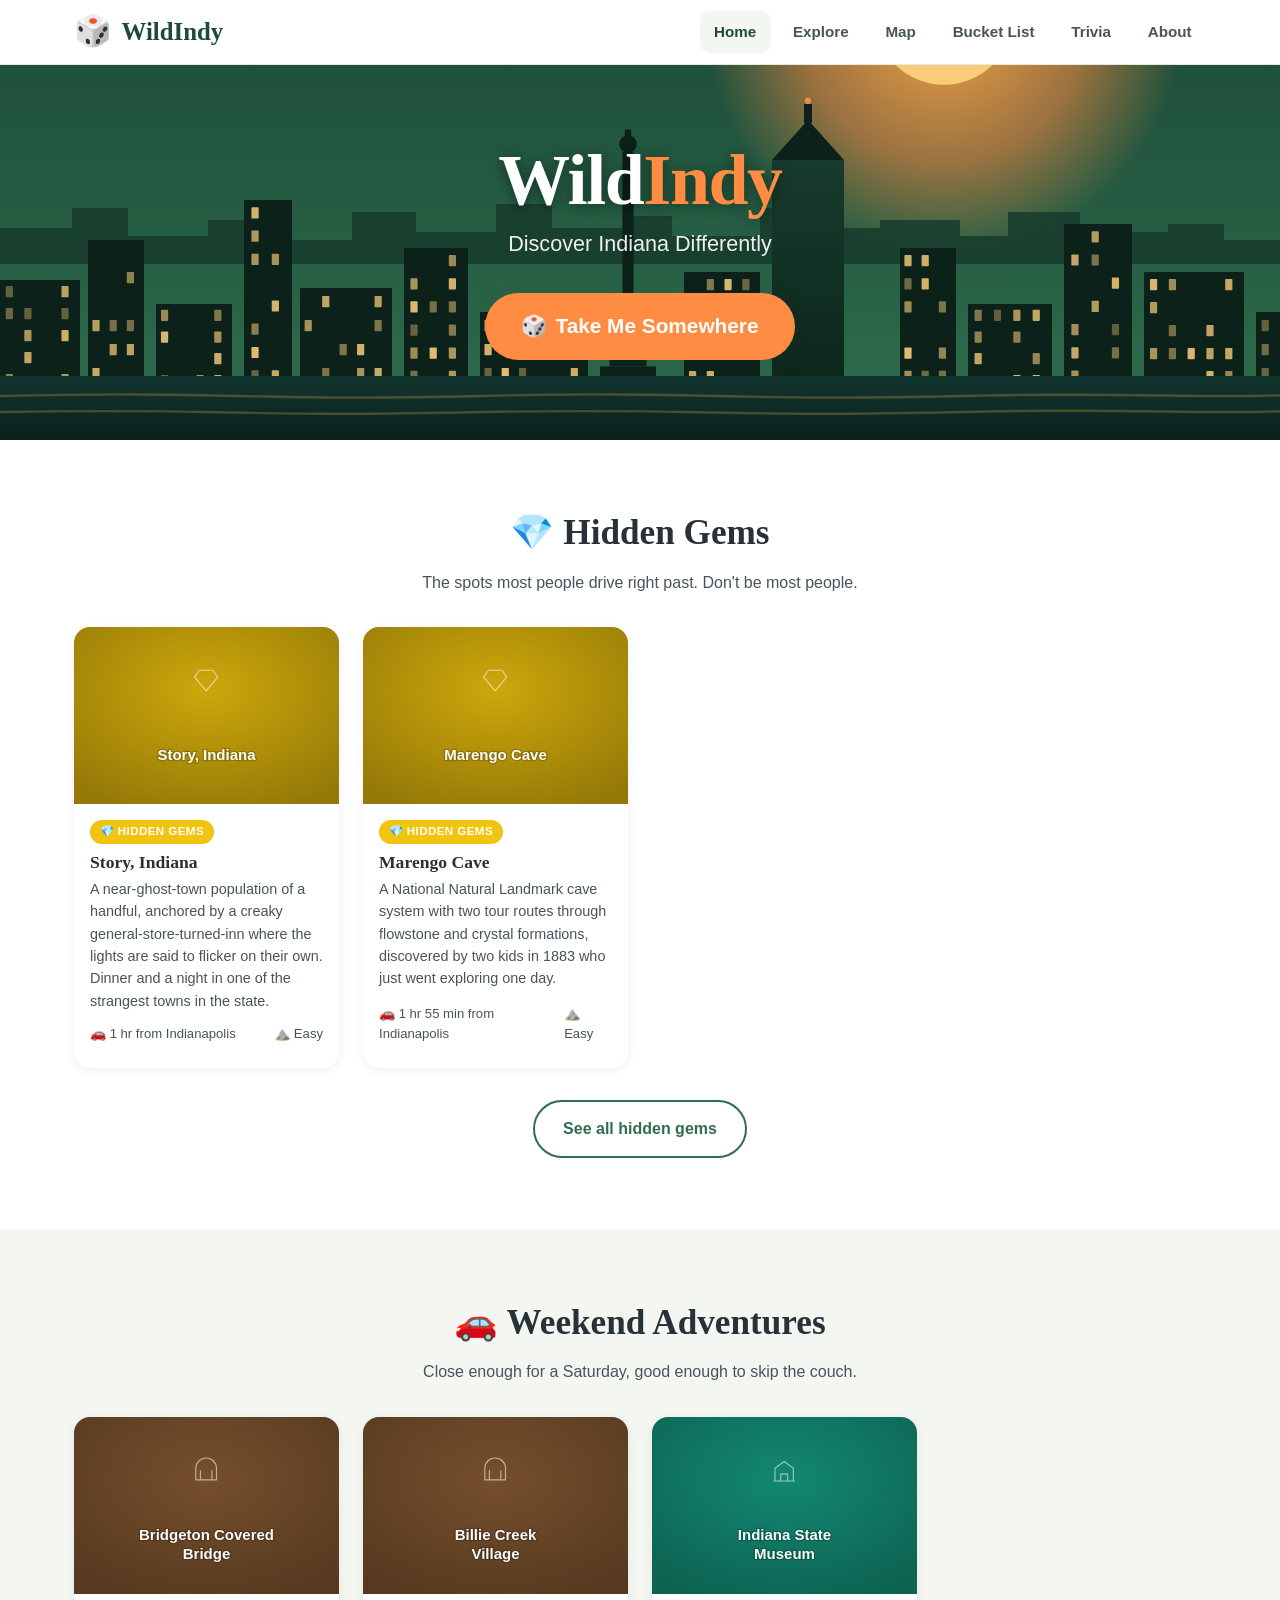
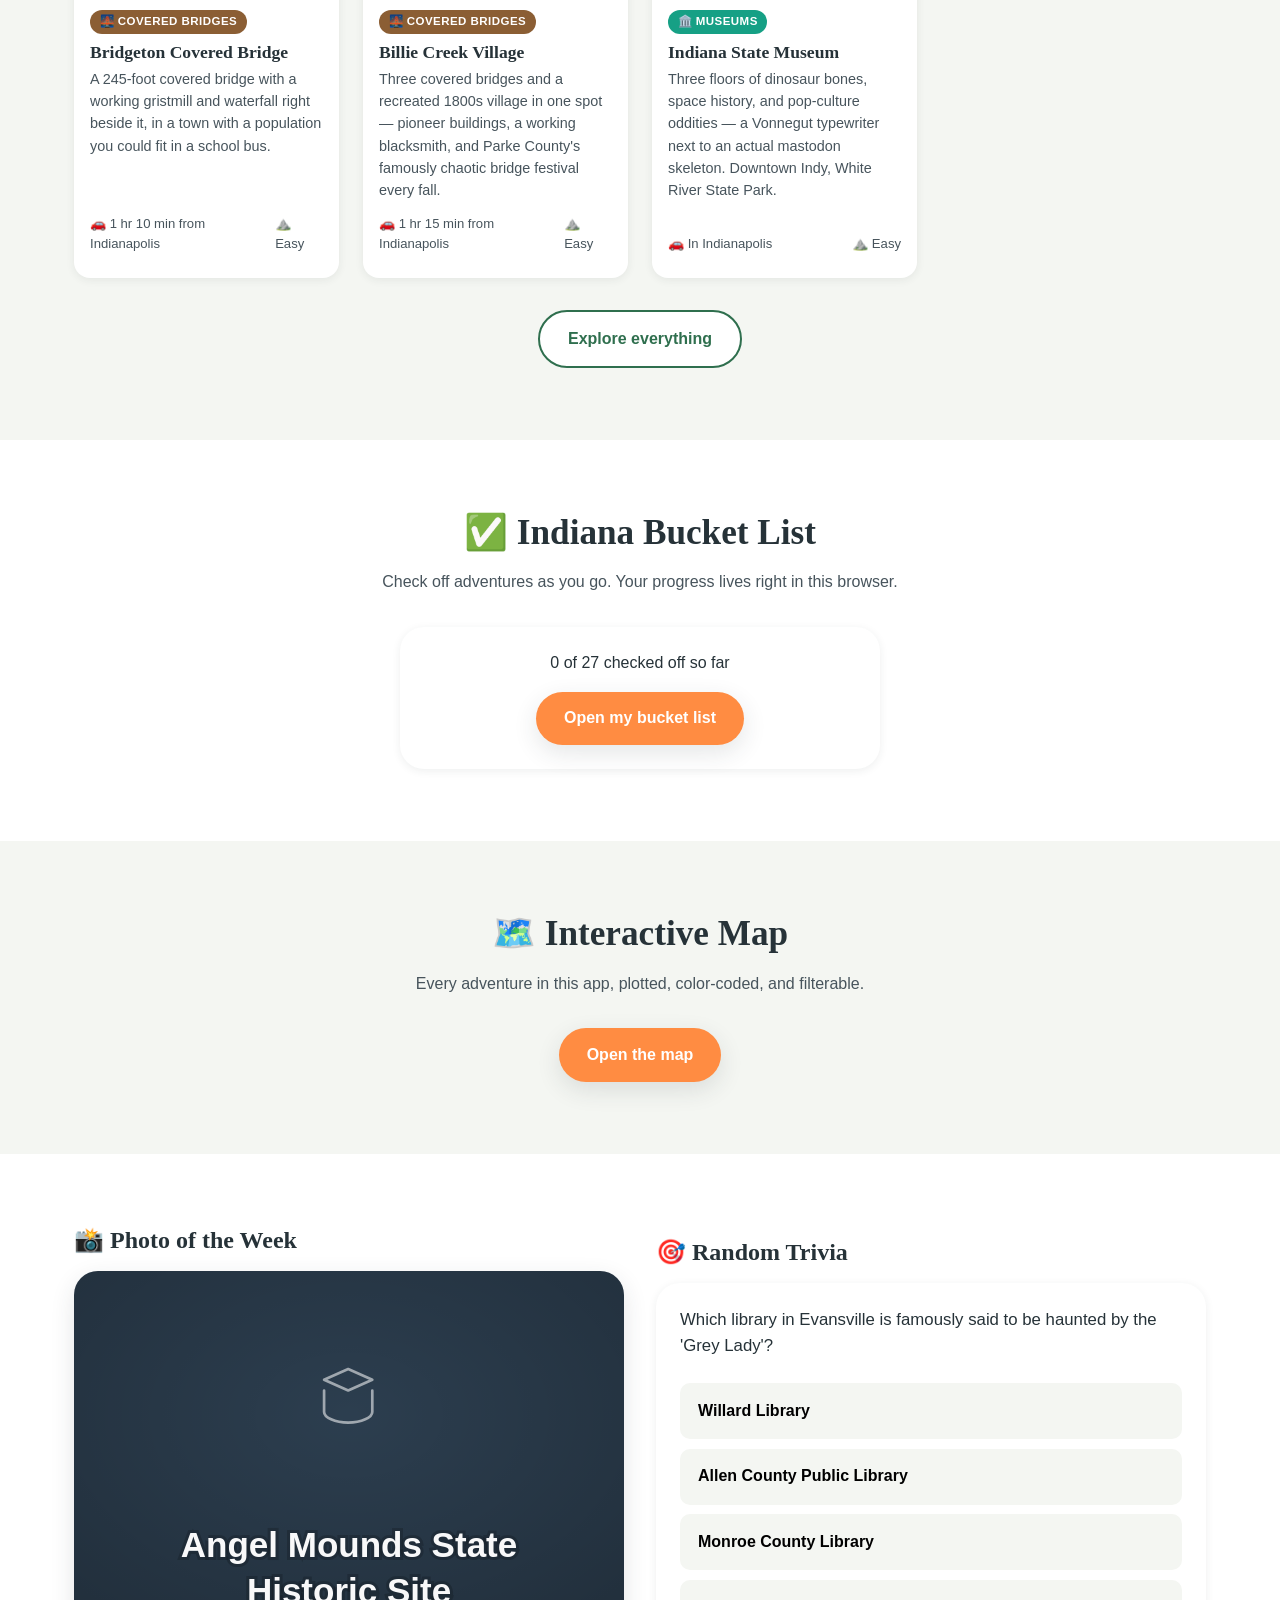
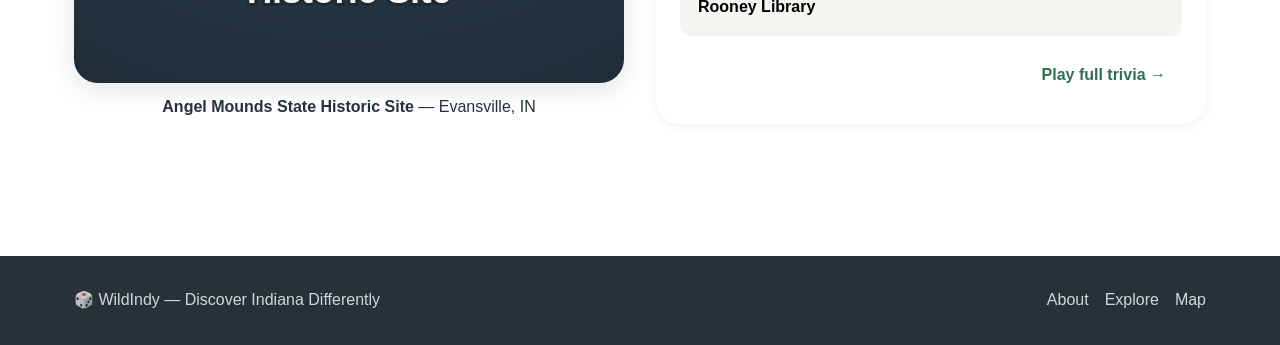
<file: index.html>
<!DOCTYPE html>
<html lang="en">
<head>
  <meta charset="UTF-8">
  <meta name="viewport" content="width=device-width, initial-scale=1.0">
  <title>WildIndy — Discover Indiana Differently</title>
  <meta name="description" content="WildIndy is your button for unexpected Indiana adventures — waterfalls, ghost towns, covered bridges, and roadside oddities. Press Take Me Somewhere and go.">
  <link rel="icon" type="image/svg+xml" href="images/favicon.svg">
  <link rel="stylesheet" href="css/styles.css">
</head>
<body data-nav="index.html">
  <a class="skip-link" href="#main">Skip to content</a>
  <header id="site-nav" class="site-nav"></header>

  <main id="main">
    <section class="hero">
      <img class="hero-bg" src="images/hero/home-hero.svg" alt="" role="presentation">
      <div class="hero-overlay">
        <h1 class="hero-logo">Wild<span class="wild">Indy</span></h1>
        <p class="hero-tagline">Discover Indiana Differently</p>
        <button class="btn btn-primary btn-lg dice-btn" id="btn-random" type="button">
          <span class="dice-emoji">🎲</span> Take Me Somewhere
        </button>
        <div class="result-card" id="random-result" aria-live="polite"></div>
      </div>
    </section>

    <section class="section">
      <div class="container">
        <div class="section-head fade-in">
          <h2>💎 Hidden Gems</h2>
          <p>The spots most people drive right past. Don't be most people.</p>
        </div>
        <ul class="card-grid" id="hidden-gems-grid"></ul>
        <div class="section-foot">
          <a class="btn btn-secondary" href="pages/explore.html?category=hidden-gems">See all hidden gems</a>
        </div>
      </div>
    </section>

    <section class="section section-alt">
      <div class="container">
        <div class="section-head fade-in">
          <h2>🚗 Weekend Adventures</h2>
          <p>Close enough for a Saturday, good enough to skip the couch.</p>
        </div>
        <ul class="card-grid" id="weekend-grid"></ul>
        <div class="section-foot">
          <a class="btn btn-secondary" href="pages/explore.html">Explore everything</a>
        </div>
      </div>
    </section>

    <section class="section">
      <div class="container">
        <div class="section-head fade-in">
          <h2>✅ Indiana Bucket List</h2>
          <p>Check off adventures as you go. Your progress lives right in this browser.</p>
        </div>
        <div class="teaser-card fade-in text-center" id="bucket-teaser" style="max-width:480px; margin:0 auto;">
          <p class="teaser-count">Loading your progress&hellip;</p>
          <a class="btn btn-primary" href="pages/bucket-list.html">Open my bucket list</a>
        </div>
      </div>
    </section>

    <section class="section section-alt">
      <div class="container text-center">
        <div class="section-head fade-in">
          <h2>🗺️ Interactive Map</h2>
          <p>Every adventure in this app, plotted, color-coded, and filterable.</p>
        </div>
        <a class="btn btn-primary" href="pages/map.html">Open the map</a>
      </div>
    </section>

    <section class="section">
      <div class="container two-col">
        <div class="photo-of-week fade-in">
          <h2>📸 Photo of the Week</h2>
          <div id="photo-of-week"></div>
        </div>
        <div class="fade-in" id="home-trivia">
          <h2>🎯 Random Trivia</h2>
          <div class="teaser-card">
            <p class="trivia-question" id="home-trivia-question" style="font-size:1.05rem;"></p>
            <div class="trivia-choices" id="home-trivia-choices"></div>
            <div class="trivia-next" style="margin-top:1rem;">
              <a class="btn btn-ghost" href="pages/trivia.html">Play full trivia &rarr;</a>
            </div>
          </div>
        </div>
      </div>
    </section>
  </main>

  <footer id="site-footer" class="site-footer"></footer>

  <script src="js/app.js"></script>
  <script src="js/random.js"></script>
  <script src="js/home.js"></script>
</body>
</html>
</file>
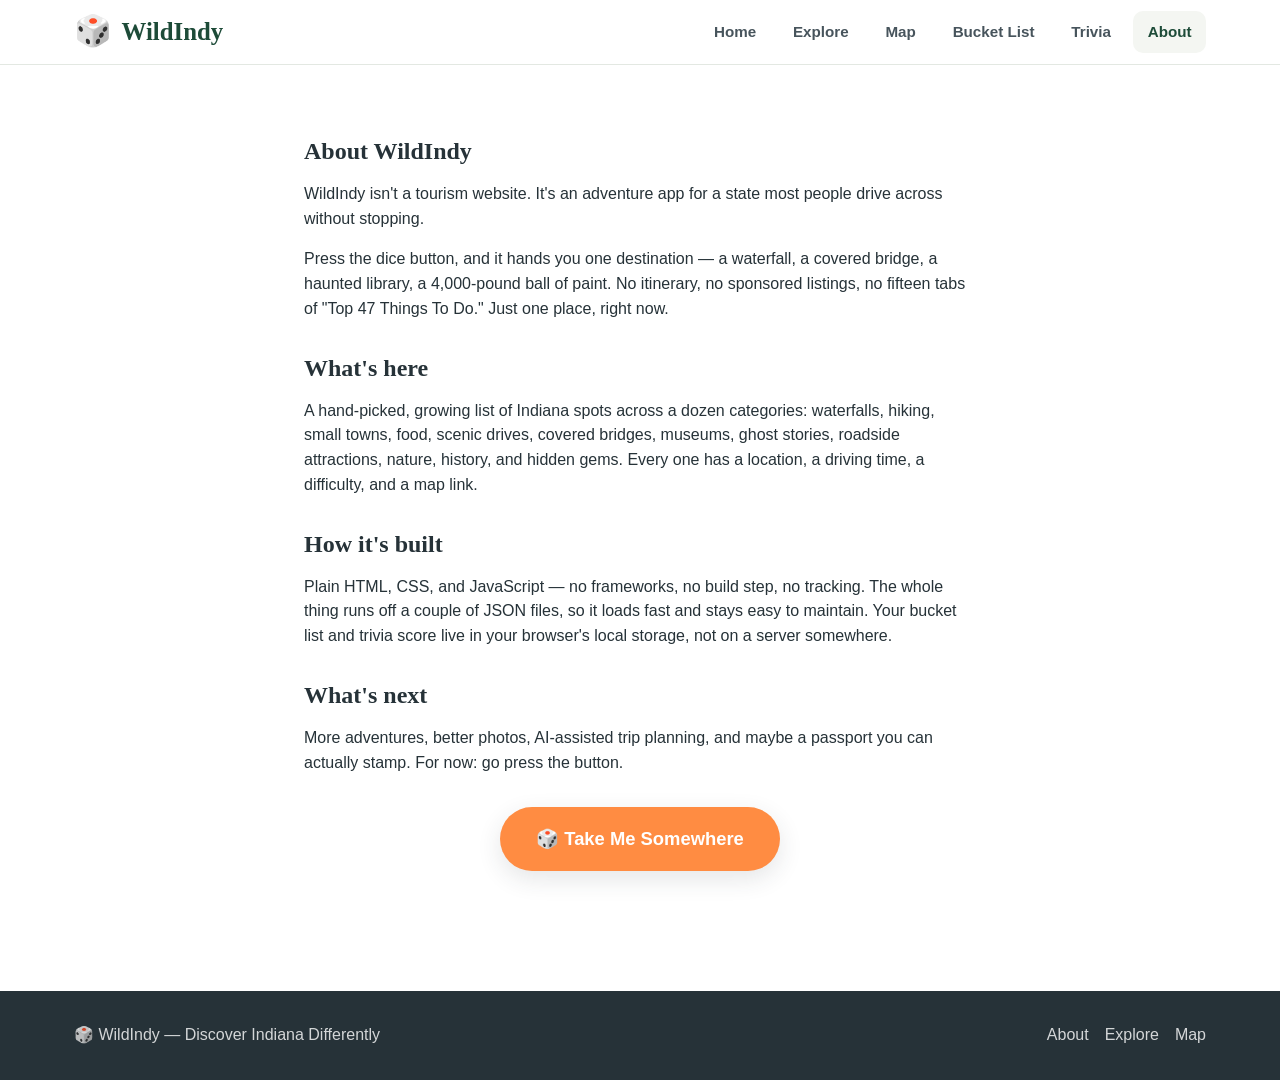
<file: pages/about.html>
<!DOCTYPE html>
<html lang="en">
<head>
  <meta charset="UTF-8">
  <meta name="viewport" content="width=device-width, initial-scale=1.0">
  <title>About — WildIndy</title>
  <meta name="description" content="WildIndy is a button, not a brochure. Learn what this site is (and isn't).">
  <link rel="icon" type="image/svg+xml" href="../images/favicon.svg">
  <link rel="stylesheet" href="../css/styles.css">
</head>
<body data-nav="about.html">
  <a class="skip-link" href="#main">Skip to content</a>
  <header id="site-nav" class="site-nav"></header>

  <main id="main">
    <section class="section">
      <div class="container about-content">
        <h1>About WildIndy</h1>
        <p>WildIndy isn't a tourism website. It's an adventure app for a state most people drive across without stopping.</p>

        <p>Press the dice button, and it hands you one destination &mdash; a waterfall, a covered bridge, a haunted library, a 4,000-pound ball of paint. No itinerary, no sponsored listings, no fifteen tabs of "Top 47 Things To Do." Just one place, right now.</p>

        <h2>What's here</h2>
        <p>A hand-picked, growing list of Indiana spots across a dozen categories: waterfalls, hiking, small towns, food, scenic drives, covered bridges, museums, ghost stories, roadside attractions, nature, history, and hidden gems. Every one has a location, a driving time, a difficulty, and a map link.</p>

        <h2>How it's built</h2>
        <p>Plain HTML, CSS, and JavaScript &mdash; no frameworks, no build step, no tracking. The whole thing runs off a couple of JSON files, so it loads fast and stays easy to maintain. Your bucket list and trivia score live in your browser's local storage, not on a server somewhere.</p>

        <h2>What's next</h2>
        <p>More adventures, better photos, AI-assisted trip planning, and maybe a passport you can actually stamp. For now: go press the button.</p>

        <div class="text-center" style="margin-top: var(--space-4);">
          <a class="btn btn-primary btn-lg" href="../index.html#main">🎲 Take Me Somewhere</a>
        </div>
      </div>
    </section>
  </main>

  <footer id="site-footer" class="site-footer"></footer>

  <script src="../js/app.js"></script>
</body>
</html>
</file>
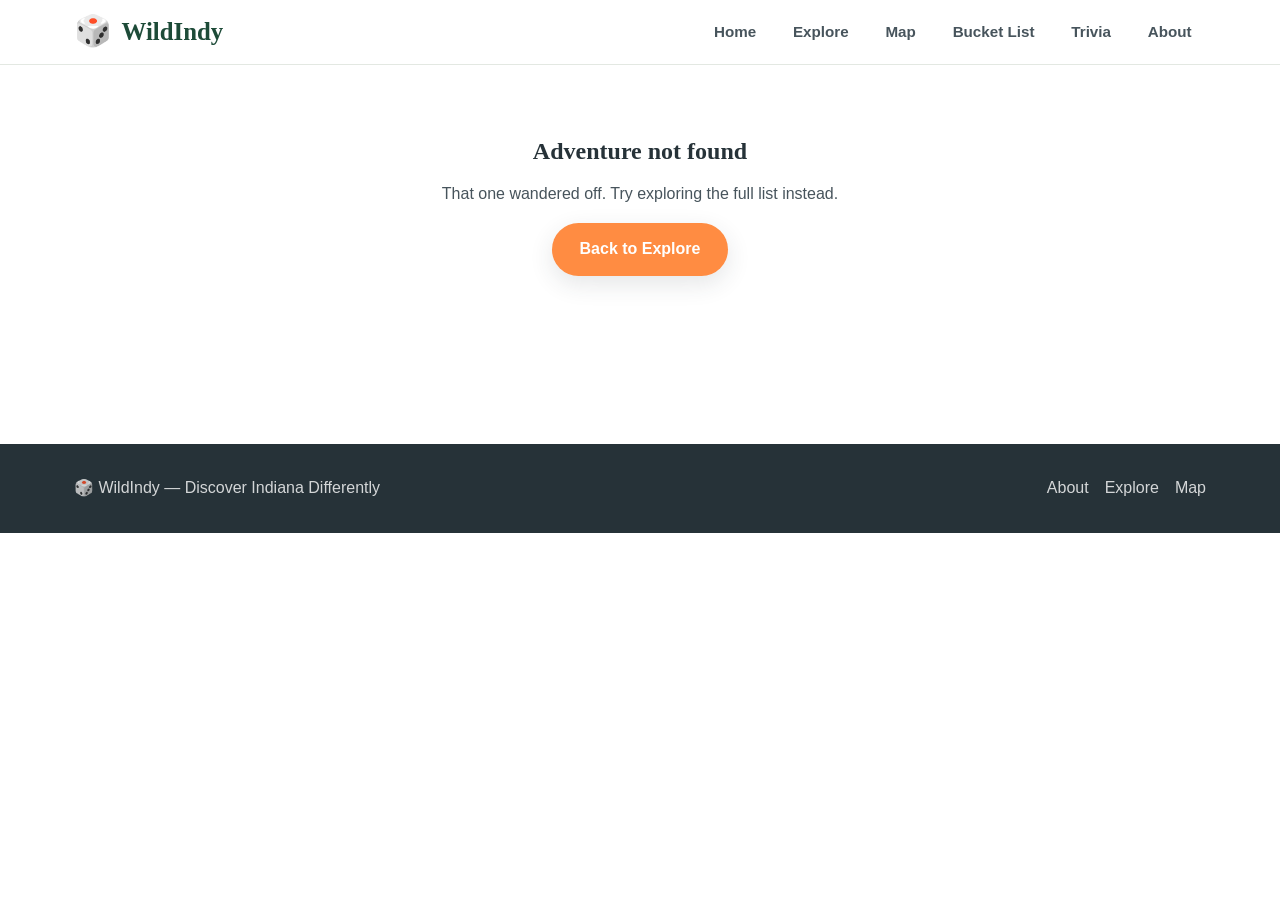
<file: pages/adventure.html>
<!DOCTYPE html>
<html lang="en">
<head>
  <meta charset="UTF-8">
  <meta name="viewport" content="width=device-width, initial-scale=1.0">
  <title>Adventure — WildIndy</title>
  <link rel="icon" type="image/svg+xml" href="../images/favicon.svg">
  <link rel="stylesheet" href="../css/styles.css">
</head>
<body data-nav="adventure.html">
  <a class="skip-link" href="#main">Skip to content</a>
  <header id="site-nav" class="site-nav"></header>

  <main id="main">
    <section class="section" style="padding-top: var(--space-3);">
      <div class="container" id="detail-root" style="max-width: 860px;"></div>
    </section>
  </main>

  <footer id="site-footer" class="site-footer"></footer>

  <script src="../js/app.js"></script>
  <script src="../js/detail.js"></script>
</body>
</html>
</file>
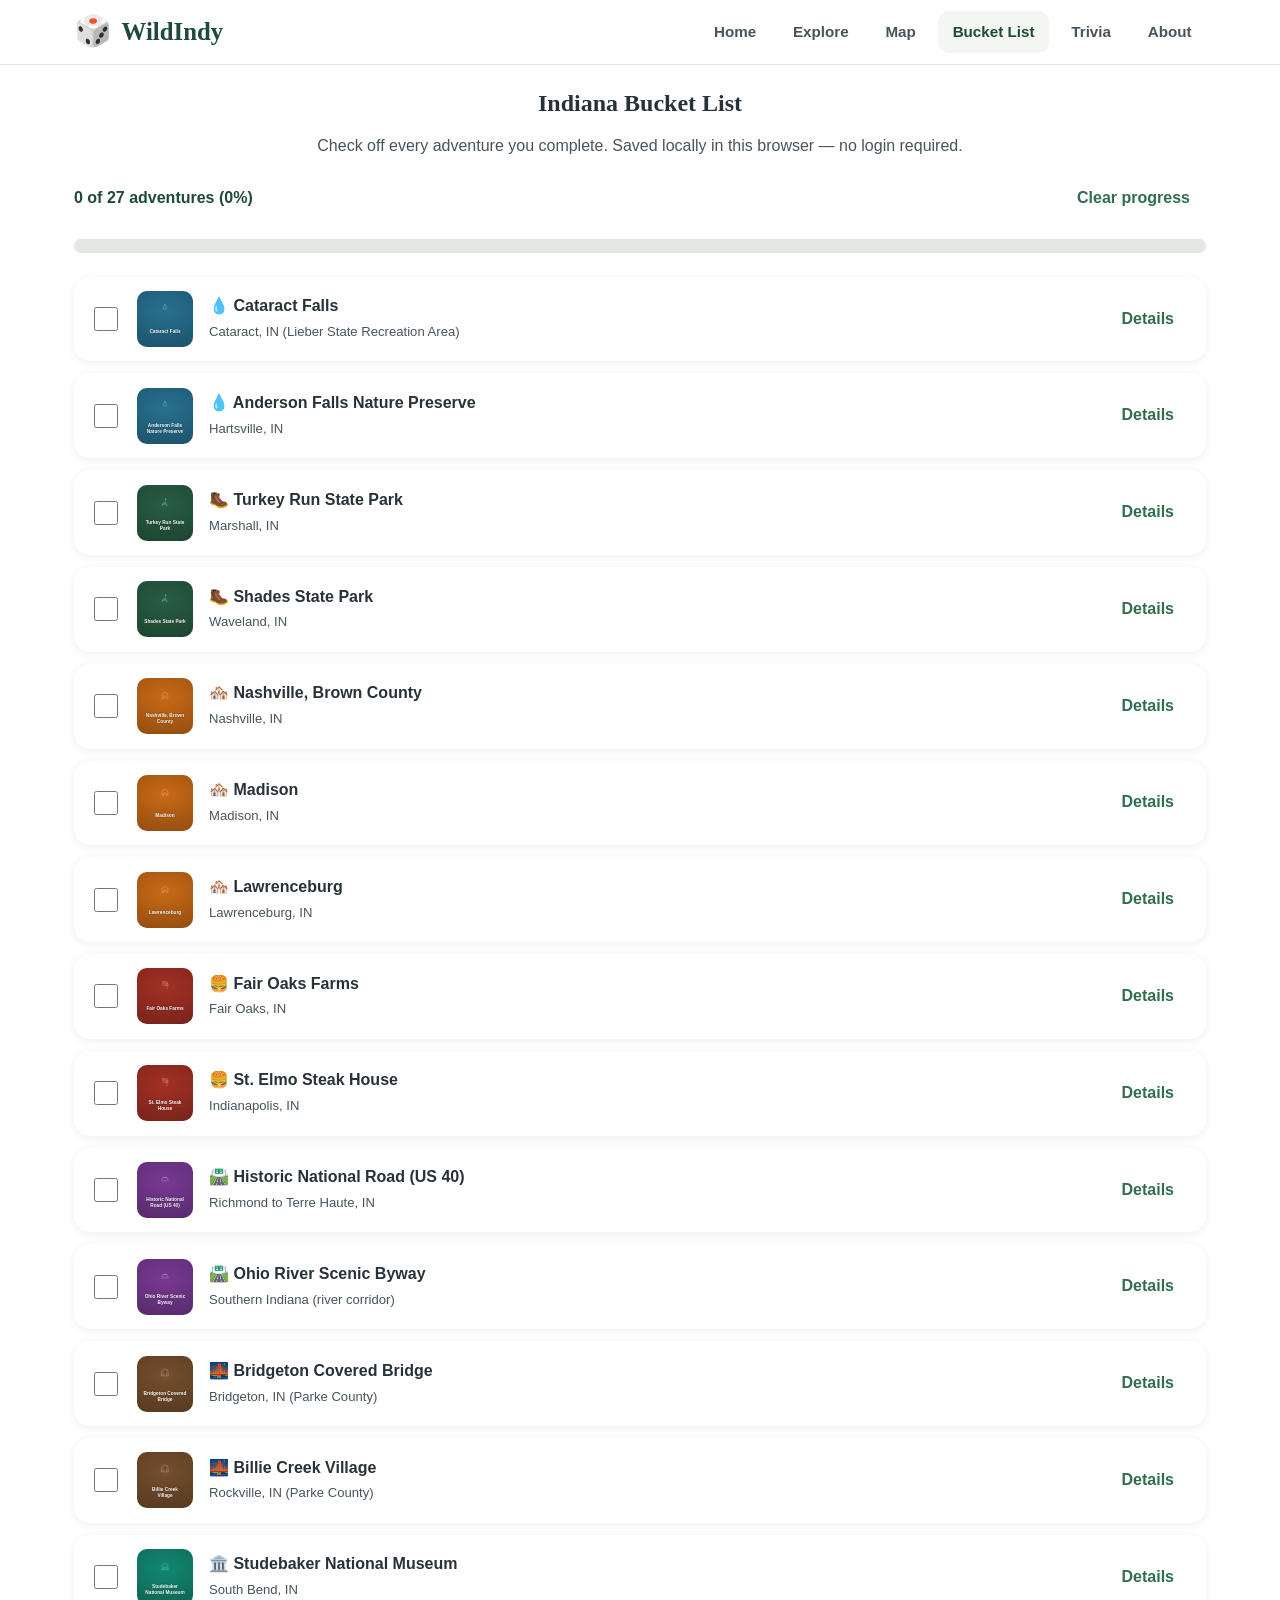
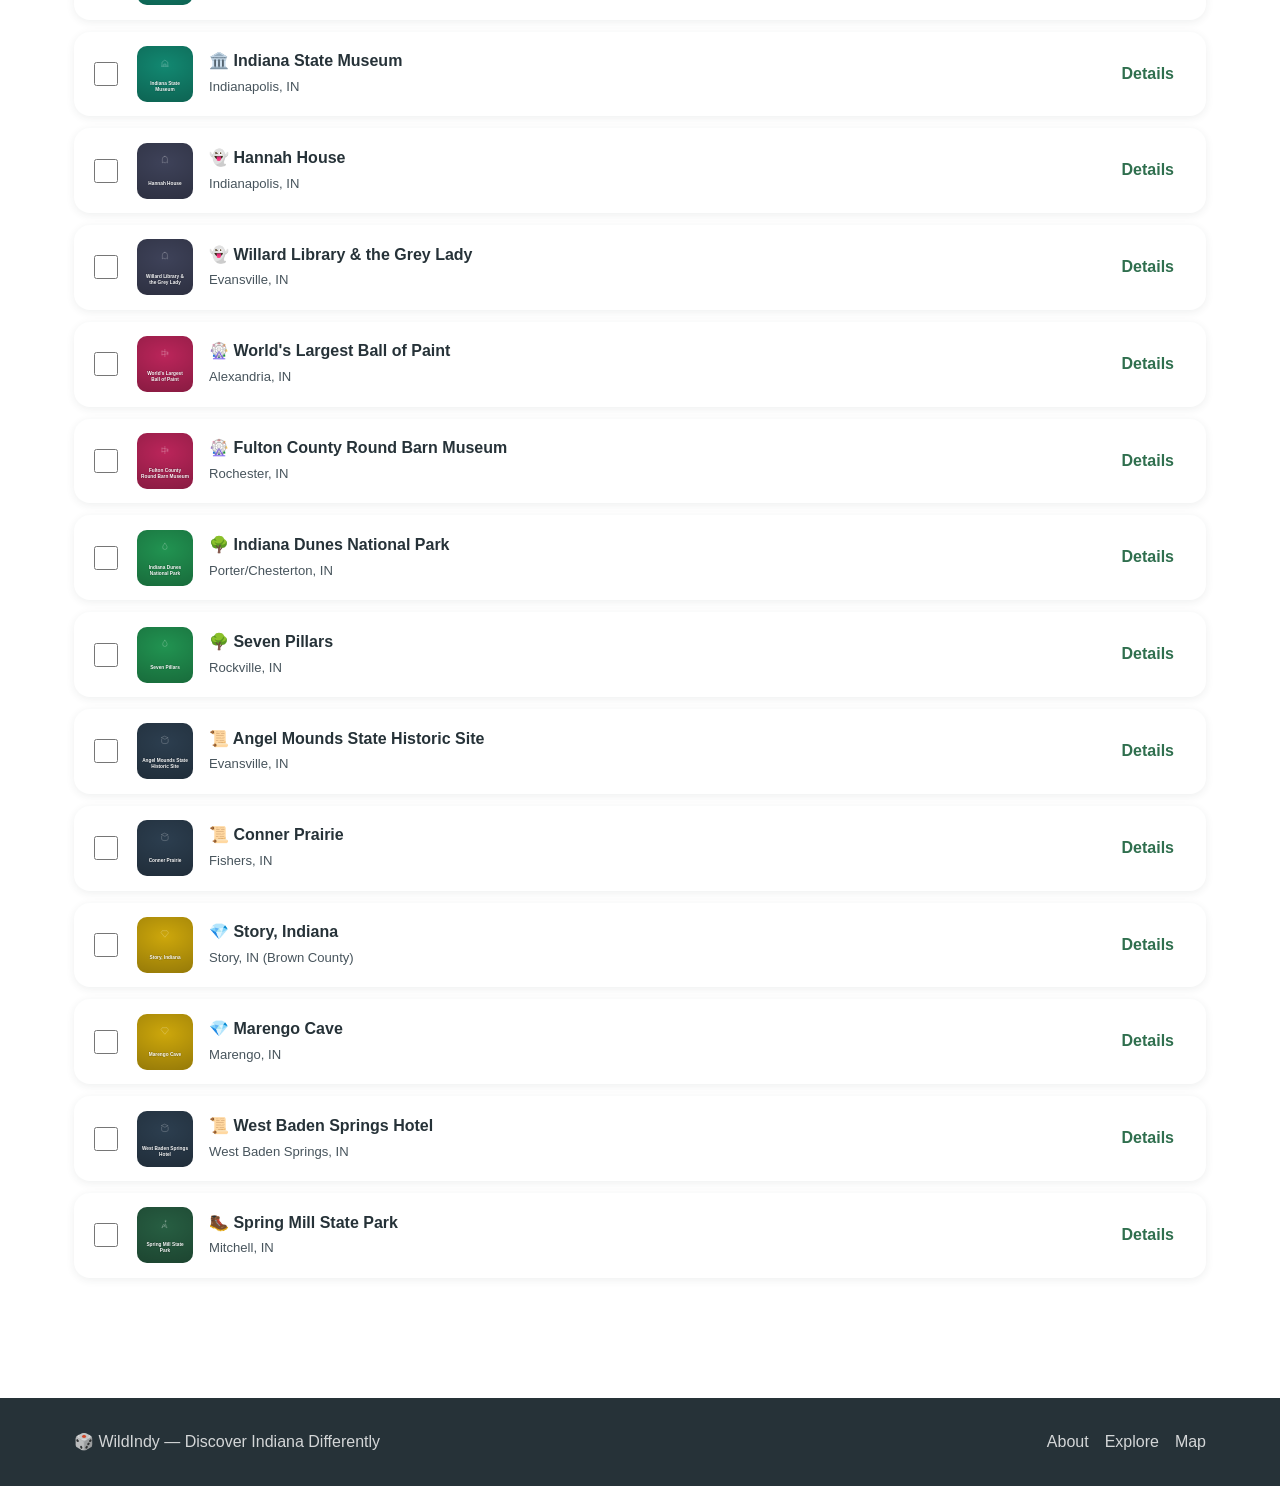
<file: pages/bucket-list.html>
<!DOCTYPE html>
<html lang="en">
<head>
  <meta charset="UTF-8">
  <meta name="viewport" content="width=device-width, initial-scale=1.0">
  <title>Bucket List — WildIndy</title>
  <meta name="description" content="Check off Indiana adventures as you complete them. Your progress is saved right in your browser.">
  <link rel="icon" type="image/svg+xml" href="../images/favicon.svg">
  <link rel="stylesheet" href="../css/styles.css">
</head>
<body data-nav="bucket-list.html">
  <a class="skip-link" href="#main">Skip to content</a>
  <header id="site-nav" class="site-nav"></header>

  <main id="main">
    <section class="section" style="padding-top: var(--space-3);">
      <div class="container">
        <div class="section-head" style="margin-bottom: var(--space-2); max-width: 100%;">
          <h1>Indiana Bucket List</h1>
          <p>Check off every adventure you complete. Saved locally in this browser &mdash; no login required.</p>
        </div>

        <div class="bucket-toolbar">
          <span class="progress-label" id="progress-label">0 of 0 adventures (0%)</span>
          <button class="btn btn-ghost" id="btn-clear-checked" type="button">Clear progress</button>
        </div>
        <div class="progress-wrap">
          <div class="progress-bar" id="progress-bar"></div>
        </div>

        <ul class="bucket-list-grid" id="bucket-list-grid" style="margin-top: var(--space-3);"></ul>
      </div>
    </section>
  </main>

  <footer id="site-footer" class="site-footer"></footer>

  <script src="../js/app.js"></script>
  <script src="../js/bucketlist.js"></script>
</body>
</html>
</file>
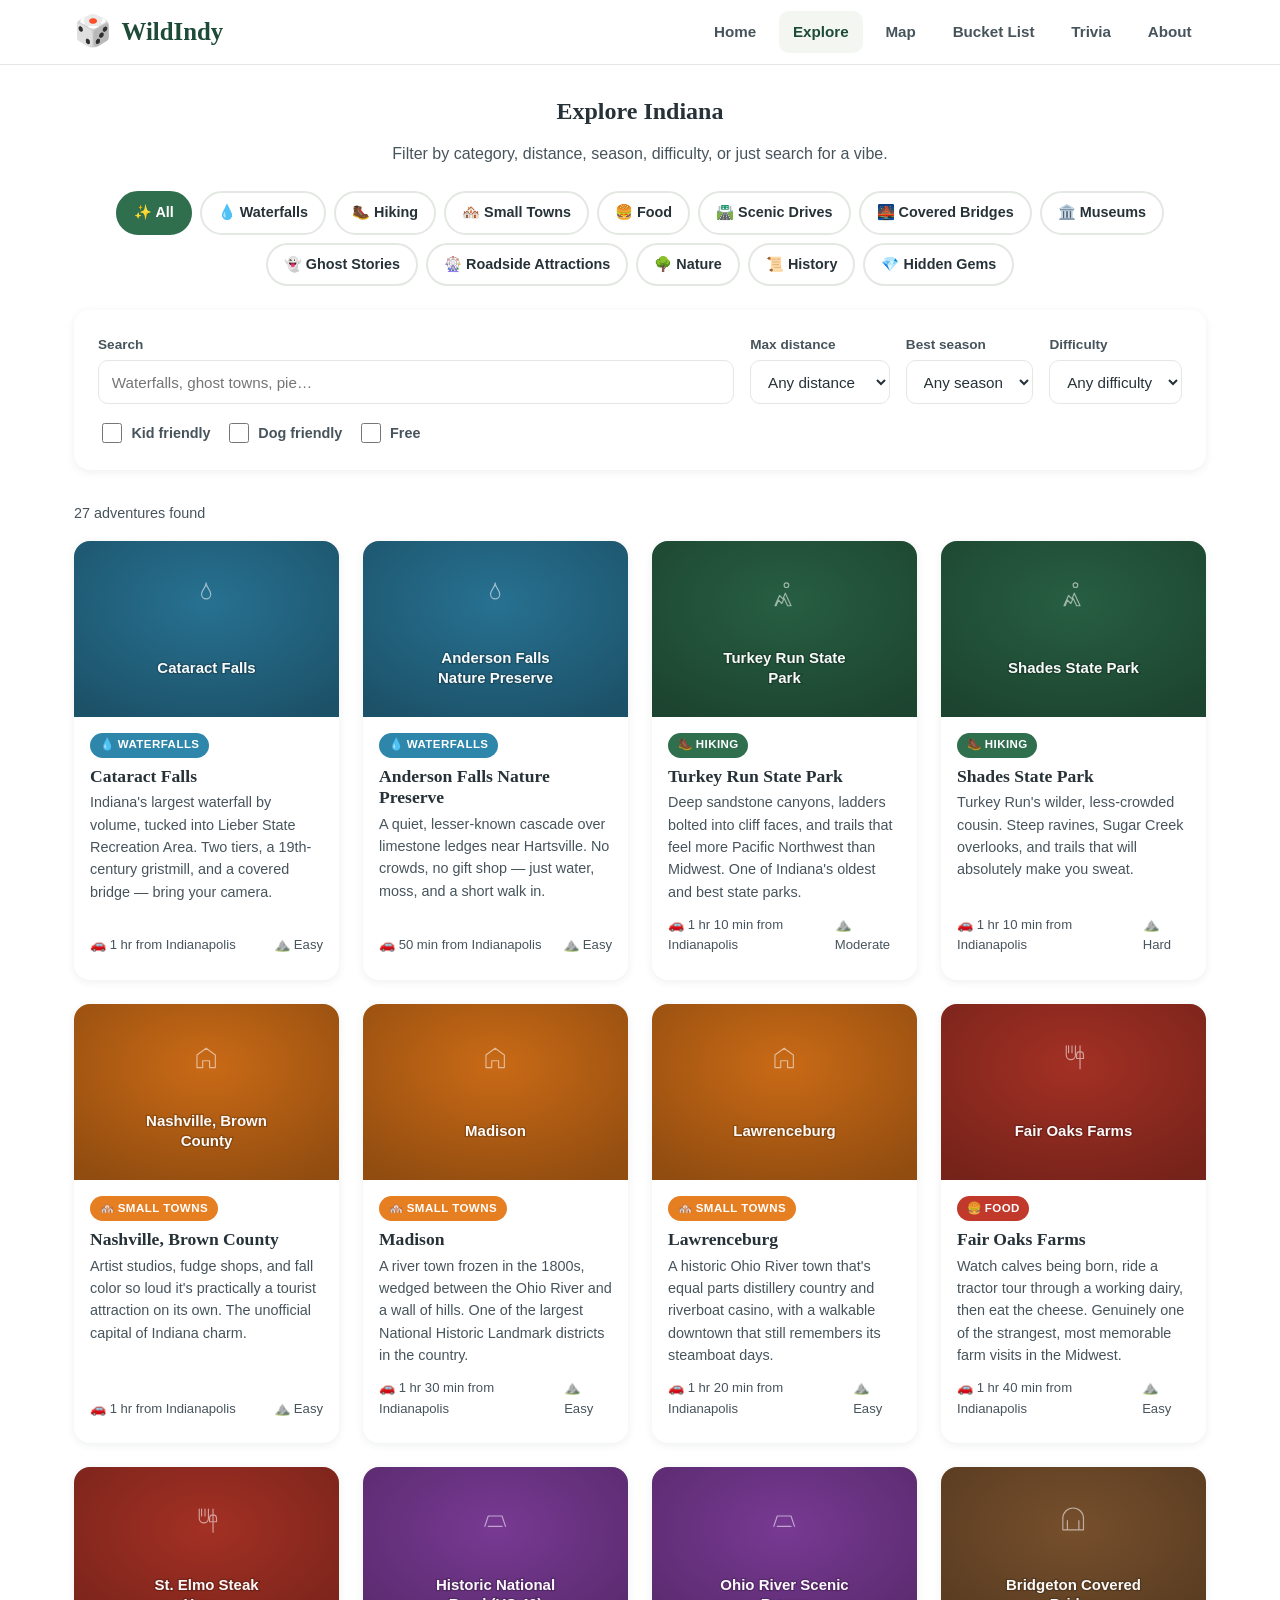
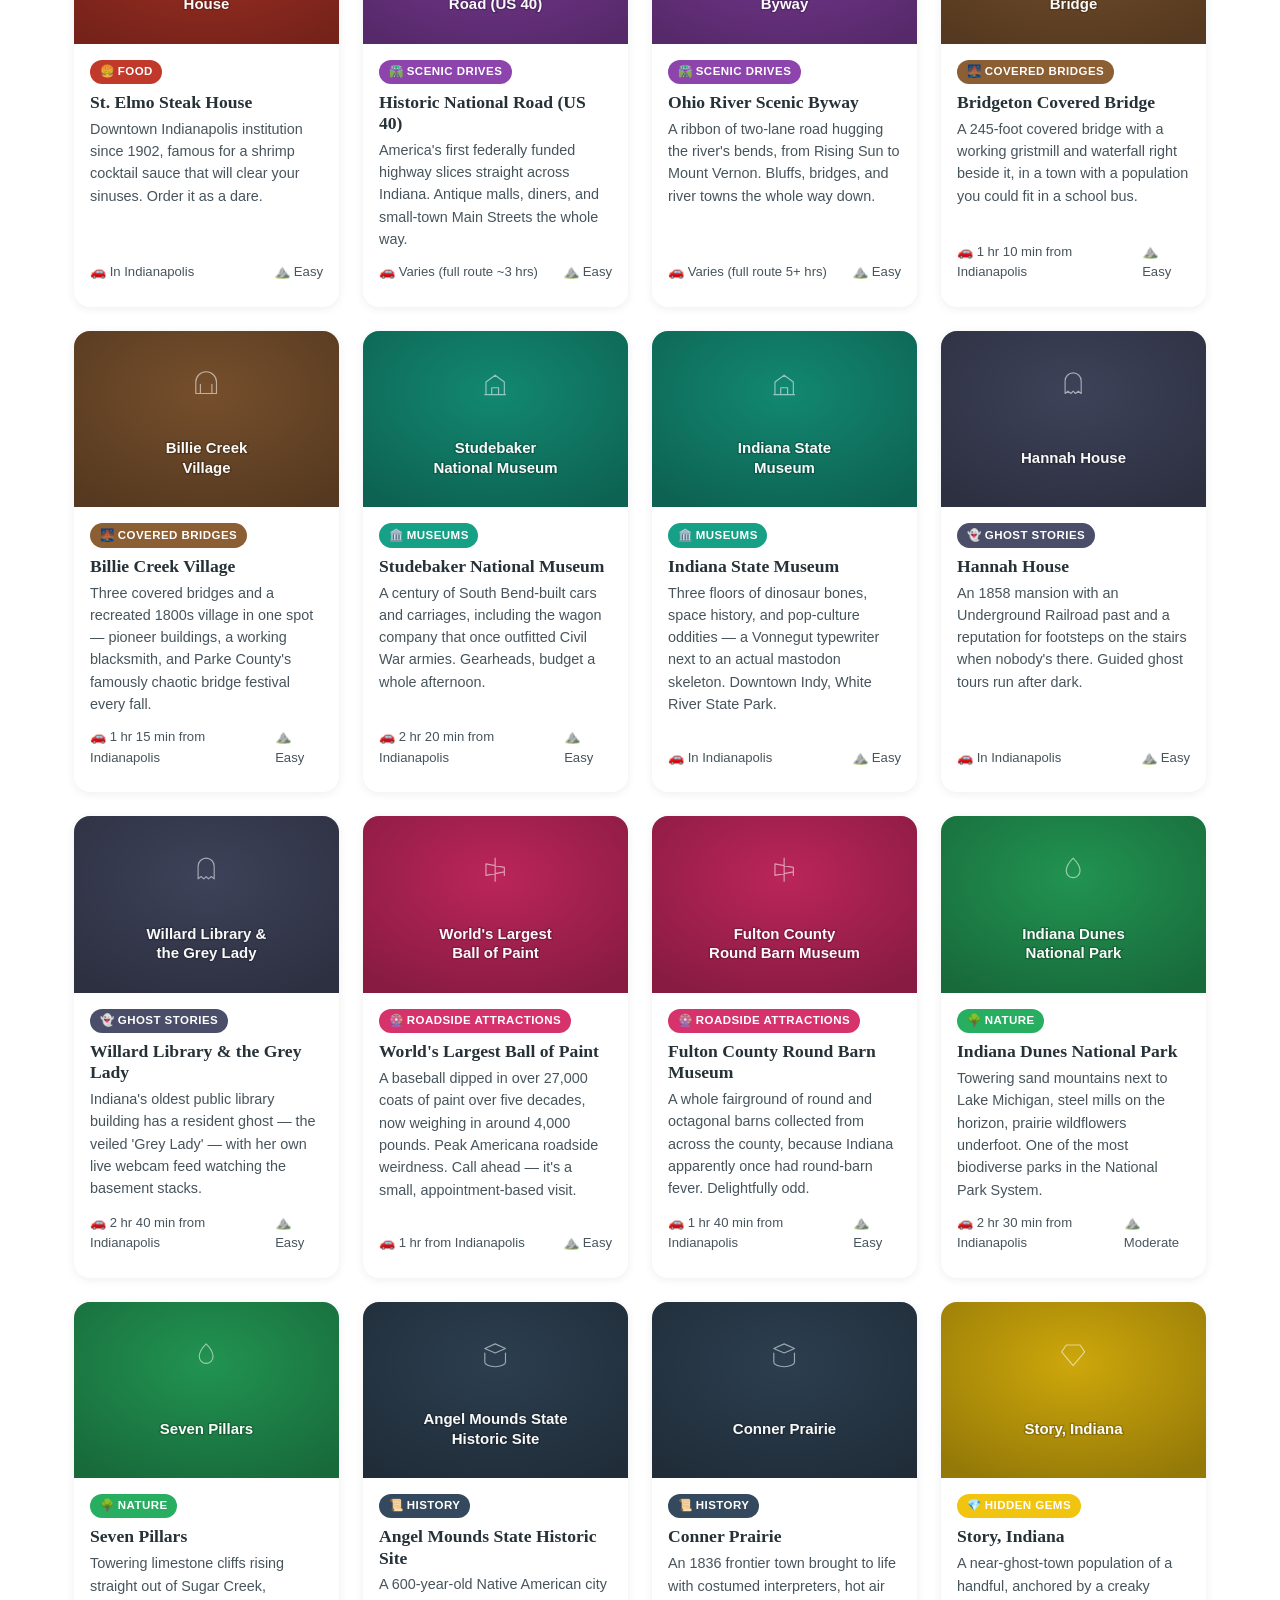
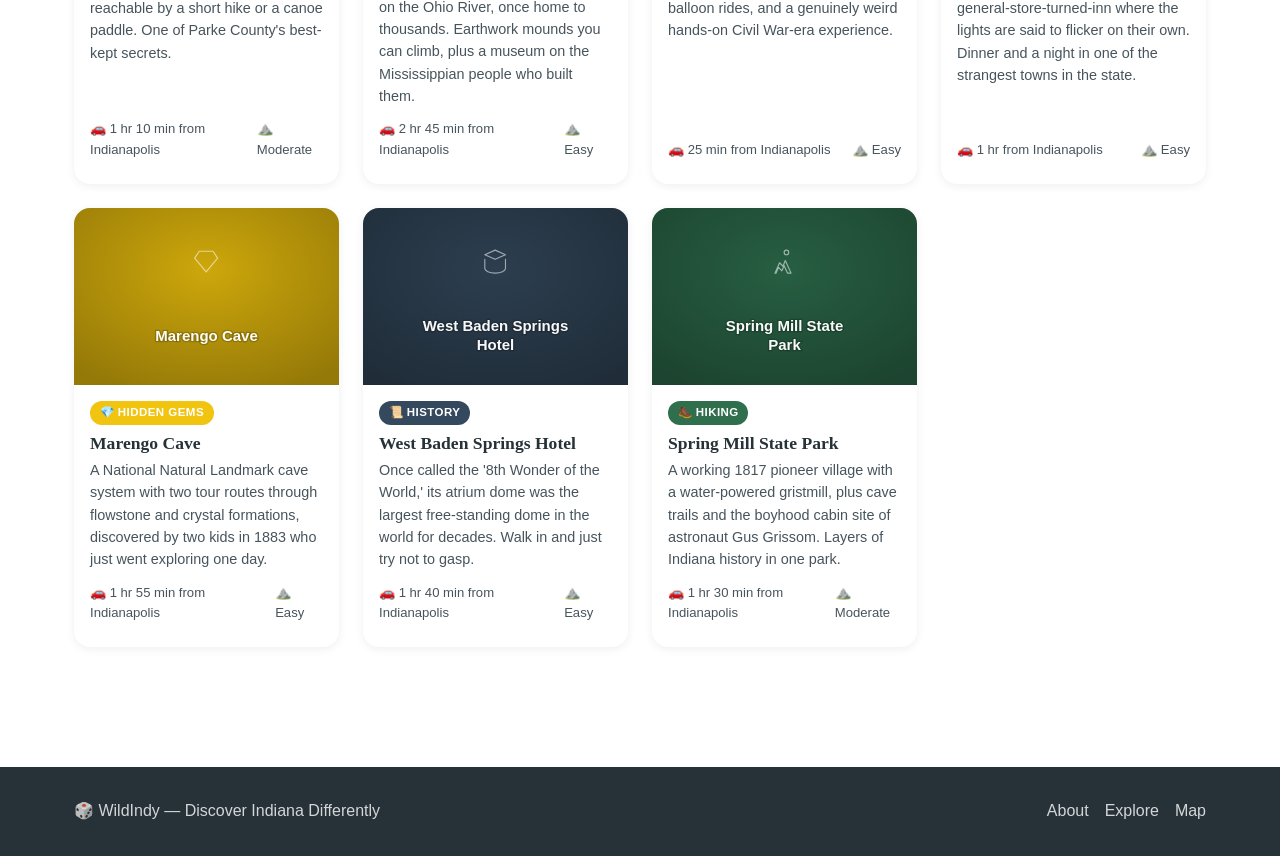
<file: pages/explore.html>
<!DOCTYPE html>
<html lang="en">
<head>
  <meta charset="UTF-8">
  <meta name="viewport" content="width=device-width, initial-scale=1.0">
  <title>Explore — WildIndy</title>
  <meta name="description" content="Browse every Indiana adventure by category, distance, season, and difficulty.">
  <link rel="icon" type="image/svg+xml" href="../images/favicon.svg">
  <link rel="stylesheet" href="../css/styles.css">
</head>
<body data-nav="explore.html">
  <a class="skip-link" href="#main">Skip to content</a>
  <header id="site-nav" class="site-nav"></header>

  <main id="main">
    <section class="section" style="padding-top: var(--space-4);">
      <div class="container">
        <div class="section-head" style="margin-bottom: var(--space-3);">
          <h1>Explore Indiana</h1>
          <p>Filter by category, distance, season, difficulty, or just search for a vibe.</p>
        </div>

        <div class="category-chip-row" id="category-chips" style="margin-bottom: var(--space-3);"></div>

        <div class="filter-bar">
          <div class="filter-row">
            <div class="filter-field search-field">
              <label for="search-input">Search</label>
              <input type="search" id="search-input" placeholder="Waterfalls, ghost towns, pie&hellip;">
            </div>
            <div class="filter-field">
              <label for="filter-distance">Max distance</label>
              <select id="filter-distance">
                <option value="any">Any distance</option>
                <option value="30">Under 30 mi</option>
                <option value="60">Under 60 mi</option>
                <option value="100">Under 100 mi</option>
                <option value="200">Under 200 mi</option>
              </select>
            </div>
            <div class="filter-field">
              <label for="filter-season">Best season</label>
              <select id="filter-season">
                <option value="any">Any season</option>
                <option value="Spring">Spring</option>
                <option value="Summer">Summer</option>
                <option value="Fall">Fall</option>
                <option value="Winter">Winter</option>
              </select>
            </div>
            <div class="filter-field">
              <label for="filter-difficulty">Difficulty</label>
              <select id="filter-difficulty">
                <option value="any">Any difficulty</option>
                <option value="Easy">Easy</option>
                <option value="Moderate">Moderate</option>
                <option value="Hard">Hard</option>
              </select>
            </div>
          </div>
          <div class="checkbox-row">
            <label class="checkbox-field"><input type="checkbox" id="filter-kid"> Kid friendly</label>
            <label class="checkbox-field"><input type="checkbox" id="filter-dog"> Dog friendly</label>
            <label class="checkbox-field"><input type="checkbox" id="filter-free"> Free</label>
          </div>
        </div>

        <p class="results-count" id="results-count"></p>
        <ul class="card-grid" id="explore-grid"></ul>
        <div class="empty-state" id="empty-state" hidden>
          <p>🎲 Nothing matches those filters. Try widening your search.</p>
        </div>
      </div>
    </section>
  </main>

  <footer id="site-footer" class="site-footer"></footer>

  <script src="../js/app.js"></script>
  <script src="../js/search.js"></script>
</body>
</html>
</file>
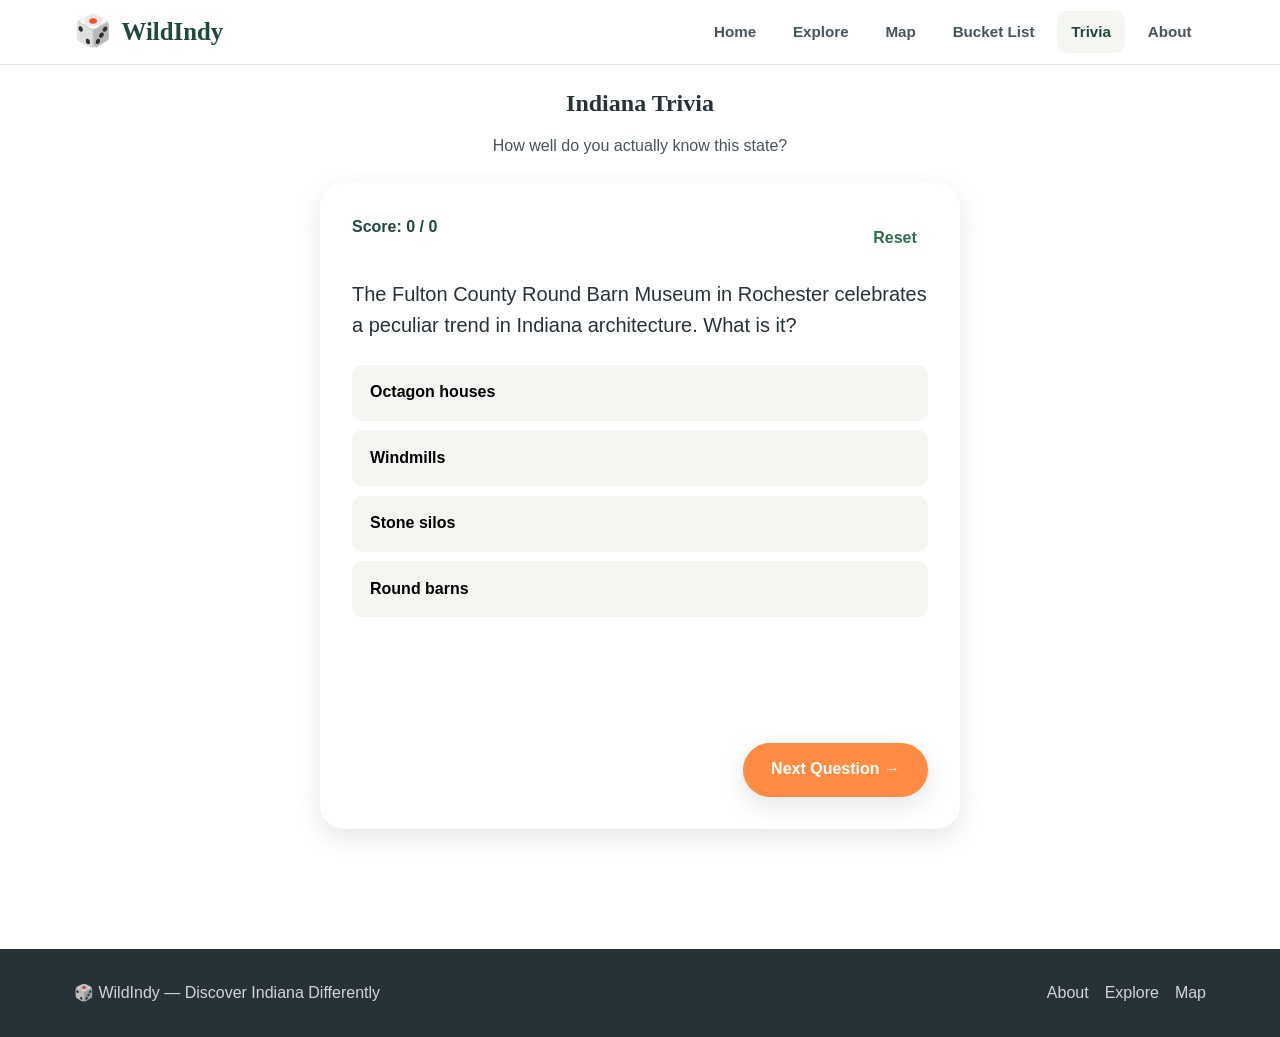
<file: pages/trivia.html>
<!DOCTYPE html>
<html lang="en">
<head>
  <meta charset="UTF-8">
  <meta name="viewport" content="width=device-width, initial-scale=1.0">
  <title>Trivia — WildIndy</title>
  <meta name="description" content="Random multiple-choice Indiana trivia. Track your score as you play.">
  <link rel="icon" type="image/svg+xml" href="../images/favicon.svg">
  <link rel="stylesheet" href="../css/styles.css">
</head>
<body data-nav="trivia.html">
  <a class="skip-link" href="#main">Skip to content</a>
  <header id="site-nav" class="site-nav"></header>

  <main id="main">
    <section class="section" style="padding-top: var(--space-3);">
      <div class="container">
        <div class="section-head" style="margin-bottom: var(--space-3);">
          <h1>Indiana Trivia</h1>
          <p>How well do you actually know this state?</p>
        </div>

        <div class="trivia-card">
          <div class="trivia-score">
            <span id="trivia-score">Score: 0 / 0</span>
            <button class="btn btn-ghost" id="trivia-reset" type="button" style="padding:0.3rem 0.7rem;">Reset</button>
          </div>
          <p class="trivia-question" id="trivia-question"></p>
          <div class="trivia-choices" id="trivia-choices"></div>
          <p class="trivia-fact" id="trivia-fact"></p>
          <div class="trivia-next">
            <button class="btn btn-primary" id="trivia-next" type="button" hidden>Next Question &rarr;</button>
          </div>
        </div>
      </div>
    </section>
  </main>

  <footer id="site-footer" class="site-footer"></footer>

  <script src="../js/app.js"></script>
  <script src="../js/trivia.js"></script>
</body>
</html>
</file>
<file: css/styles.css>
/* ==========================================================================
   WildIndy — Discover Indiana Differently
   Design system: forest green + dark slate + orange accent, lots of white
   space, rounded cards, minimal motion.
   ========================================================================== */

:root {
  --forest: #2f6f4e;
  --forest-dark: #1d4b38;
  --slate: #263238;
  --slate-soft: #47545c;
  --white: #ffffff;
  --gray-light: #f4f6f2;
  --gray-mid: #e3e8e2;
  --orange: #ff8c42;
  --orange-dark: #e06b1f;

  --radius-lg: 24px;
  --radius-md: 16px;
  --radius-sm: 10px;

  --shadow-sm: 0 2px 8px rgba(38, 50, 56, 0.08);
  --shadow-md: 0 8px 24px rgba(38, 50, 56, 0.12);
  --shadow-lg: 0 16px 40px rgba(38, 50, 56, 0.18);

  --space-1: 0.5rem;
  --space-2: 1rem;
  --space-3: 1.5rem;
  --space-4: 2rem;
  --space-5: 3rem;
  --space-6: 4.5rem;

  --font-body: -apple-system, BlinkMacSystemFont, "Segoe UI", Roboto, Helvetica, Arial, sans-serif;
  --font-head: Georgia, "Times New Roman", serif;

  --container: 1180px;
  --nav-height: 64px;

  color-scheme: light;
}

/* ---------- Reset ---------- */
*,
*::before,
*::after {
  box-sizing: border-box;
}

html {
  scroll-behavior: smooth;
}

body {
  margin: 0;
  font-family: var(--font-body);
  color: var(--slate);
  background: var(--white);
  line-height: 1.55;
  -webkit-font-smoothing: antialiased;
}

img {
  max-width: 100%;
  display: block;
}

a {
  color: inherit;
  text-decoration: none;
}

ul {
  list-style: none;
  margin: 0;
  padding: 0;
}

button {
  font: inherit;
  cursor: pointer;
}

h1, h2, h3, h4 {
  font-family: var(--font-head);
  line-height: 1.2;
  margin: 0 0 var(--space-2);
  color: var(--slate);
}

p {
  margin: 0 0 var(--space-2);
}

.container {
  max-width: var(--container);
  margin: 0 auto;
  padding: 0 var(--space-3);
}

@media (prefers-reduced-motion: reduce) {
  html {
    scroll-behavior: auto;
  }
  * {
    animation-duration: 0.01ms !important;
    transition-duration: 0.01ms !important;
  }
}

/* Skip link for keyboard users */
.skip-link {
  position: absolute;
  left: -9999px;
  top: 0;
  background: var(--forest);
  color: var(--white);
  padding: var(--space-1) var(--space-2);
  border-radius: 0 0 var(--radius-sm) 0;
  z-index: 1000;
}
.skip-link:focus {
  left: 0;
}

:focus-visible {
  outline: 3px solid var(--orange);
  outline-offset: 2px;
}

/* ---------- Buttons ---------- */
.btn {
  display: inline-flex;
  align-items: center;
  justify-content: center;
  gap: 0.5rem;
  border: none;
  border-radius: 999px;
  padding: 0.9rem 1.75rem;
  font-weight: 700;
  font-size: 1rem;
  transition: transform 0.15s ease, box-shadow 0.15s ease, background-color 0.15s ease;
  min-height: 48px;
}
.btn:active {
  transform: scale(0.97);
}

.btn-primary {
  background: var(--orange);
  color: var(--white);
  box-shadow: var(--shadow-md);
}
.btn-primary:hover {
  background: var(--orange-dark);
  box-shadow: var(--shadow-lg);
  transform: translateY(-2px);
}

.btn-secondary {
  background: var(--white);
  color: var(--forest);
  border: 2px solid var(--forest);
}
.btn-secondary:hover {
  background: var(--forest);
  color: var(--white);
}

.btn-ghost {
  background: transparent;
  color: var(--forest);
  padding: 0.6rem 1rem;
}
.btn-ghost:hover {
  background: var(--gray-light);
}

.btn-block {
  width: 100%;
}

.btn-lg {
  font-size: 1.15rem;
  padding: 1.1rem 2.25rem;
}

/* ---------- Navigation ---------- */
.site-nav {
  position: sticky;
  top: 0;
  z-index: 500;
  background: rgba(255, 255, 255, 0.92);
  backdrop-filter: saturate(180%) blur(10px);
  border-bottom: 1px solid var(--gray-mid);
}

.nav-inner {
  display: flex;
  align-items: center;
  justify-content: space-between;
  height: var(--nav-height);
}

.nav-brand {
  display: flex;
  align-items: center;
  gap: 0.6rem;
  font-family: var(--font-head);
  font-weight: 700;
  font-size: 1.55rem;
  color: var(--forest-dark);
}
.nav-brand .dice {
  font-size: 1.9rem;
}

.nav-links {
  display: flex;
  gap: var(--space-1);
  align-items: center;
}

.nav-links a {
  padding: 0.6rem 0.9rem;
  border-radius: var(--radius-sm);
  font-weight: 600;
  color: var(--slate-soft);
  font-size: 0.95rem;
  transition: background-color 0.15s ease, color 0.15s ease;
}
.nav-links a:hover,
.nav-links a[aria-current="page"] {
  background: var(--gray-light);
  color: var(--forest-dark);
}

.nav-toggle {
  display: none;
  background: none;
  border: none;
  padding: 0.5rem;
  color: var(--slate);
  min-height: 44px;
  min-width: 44px;
}

@media (max-width: 760px) {
  .nav-toggle {
    display: inline-flex;
    align-items: center;
    justify-content: center;
  }
  .nav-links {
    position: fixed;
    inset: var(--nav-height) 0 auto 0;
    flex-direction: column;
    align-items: stretch;
    background: var(--white);
    padding: var(--space-2);
    box-shadow: var(--shadow-md);
    transform: translateY(-8px);
    opacity: 0;
    pointer-events: none;
    transition: transform 0.2s ease, opacity 0.2s ease;
  }
  .nav-links.open {
    transform: translateY(0);
    opacity: 1;
    pointer-events: auto;
  }
  .nav-links a {
    padding: 0.9rem 1rem;
    font-size: 1.05rem;
  }
}

/* ---------- Hero ---------- */
.hero {
  position: relative;
  color: var(--white);
  overflow: hidden;
  background: var(--forest-dark);
}

.hero-bg {
  position: absolute;
  inset: 0;
  width: 100%;
  height: 100%;
  object-fit: cover;
  object-position: center bottom;
}

.hero-overlay {
  position: relative;
  z-index: 1;
  padding: var(--space-6) var(--space-3) var(--space-5);
  text-align: center;
  max-width: 720px;
  margin: 0 auto;
}

.hero-logo {
  font-family: var(--font-head);
  font-size: clamp(2.5rem, 8vw, 4.5rem);
  font-weight: 700;
  margin-bottom: 0.25rem;
  letter-spacing: -0.02em;
  color: var(--white);
  text-shadow: 0 2px 14px rgba(0, 0, 0, 0.45);
}
.hero-logo .wild {
  color: var(--orange);
}

.hero-tagline {
  font-size: clamp(1.05rem, 2.5vw, 1.35rem);
  opacity: 0.92;
  margin-bottom: var(--space-4);
}

.dice-btn {
  font-size: 1.3rem;
}
.dice-btn .dice-emoji {
  display: inline-block;
  transition: transform 0.4s cubic-bezier(0.34, 1.56, 0.64, 1);
}
.dice-btn:hover .dice-emoji,
.dice-btn:focus-visible .dice-emoji {
  transform: rotate(20deg) scale(1.15);
}
.dice-btn.rolling .dice-emoji {
  animation: roll 0.6s ease;
}
@keyframes roll {
  0% { transform: rotate(0deg) scale(1); }
  30% { transform: rotate(180deg) scale(1.3); }
  60% { transform: rotate(320deg) scale(0.9); }
  100% { transform: rotate(360deg) scale(1); }
}

/* ---------- Random adventure result ---------- */
.result-card {
  margin-top: var(--space-4);
  background: var(--white);
  color: var(--slate);
  border-radius: var(--radius-lg);
  box-shadow: var(--shadow-lg);
  overflow: hidden;
  text-align: left;
  opacity: 0;
  transform: translateY(16px);
  transition: opacity 0.35s ease, transform 0.35s ease;
}
.result-card.visible {
  opacity: 1;
  transform: translateY(0);
}
.result-card img {
  width: 100%;
  aspect-ratio: 16 / 9;
  object-fit: cover;
}
.result-body {
  padding: var(--space-3);
}
.result-category {
  display: inline-flex;
  align-items: center;
  gap: 0.35rem;
  font-size: 0.8rem;
  font-weight: 700;
  text-transform: uppercase;
  letter-spacing: 0.04em;
  color: var(--forest);
  background: var(--gray-light);
  padding: 0.25rem 0.65rem;
  border-radius: 999px;
  margin-bottom: 0.6rem;
}
.result-title {
  font-size: 1.6rem;
  margin-bottom: 0.4rem;
}
.result-meta {
  display: flex;
  flex-wrap: wrap;
  gap: 0.4rem 1.2rem;
  font-size: 0.9rem;
  color: var(--slate-soft);
  margin: var(--space-2) 0;
}
.result-meta span {
  display: flex;
  align-items: center;
  gap: 0.35rem;
}
.result-actions {
  display: flex;
  flex-wrap: wrap;
  gap: 0.75rem;
  margin-top: var(--space-2);
}

/* ---------- Sections ---------- */
.section {
  padding: var(--space-6) 0;
}
.section-alt {
  background: var(--gray-light);
}
.section-head {
  text-align: center;
  max-width: 640px;
  margin: 0 auto var(--space-4);
}
.section-head h2 {
  font-size: clamp(1.6rem, 4vw, 2.2rem);
}
.section-head p {
  color: var(--slate-soft);
}
.section-foot {
  text-align: center;
  margin-top: var(--space-4);
}

/* ---------- Fade-in on scroll ---------- */
.fade-in {
  opacity: 0;
  transform: translateY(18px);
  transition: opacity 0.6s ease, transform 0.6s ease;
}
.fade-in.visible {
  opacity: 1;
  transform: translateY(0);
}

/* ---------- Card grid ---------- */
.card-grid {
  display: grid;
  grid-template-columns: repeat(auto-fill, minmax(260px, 1fr));
  gap: var(--space-3);
}

.adventure-card {
  background: var(--white);
  border-radius: var(--radius-md);
  overflow: hidden;
  box-shadow: var(--shadow-sm);
  transition: transform 0.2s ease, box-shadow 0.2s ease;
  display: flex;
  flex-direction: column;
  height: 100%;
}
.adventure-card:hover,
.adventure-card:focus-within {
  transform: translateY(-6px);
  box-shadow: var(--shadow-md);
}
.adventure-card img {
  aspect-ratio: 3 / 2;
  object-fit: cover;
  width: 100%;
}
.adventure-card-body {
  padding: var(--space-2) var(--space-2) var(--space-3);
  display: flex;
  flex-direction: column;
  flex: 1;
}
.adventure-card .cat-tag {
  align-self: flex-start;
  font-size: 0.72rem;
  font-weight: 700;
  text-transform: uppercase;
  letter-spacing: 0.04em;
  color: var(--white);
  padding: 0.2rem 0.6rem;
  border-radius: 999px;
  margin-bottom: 0.5rem;
}
.adventure-card h3 {
  font-size: 1.1rem;
  margin-bottom: 0.3rem;
}
.adventure-card p {
  font-size: 0.9rem;
  color: var(--slate-soft);
  margin-bottom: 0.75rem;
  flex: 1;
}
.adventure-card .card-foot {
  display: flex;
  justify-content: space-between;
  align-items: center;
  font-size: 0.82rem;
  color: var(--slate-soft);
  margin-top: auto;
}
.card-link-overlay::after {
  content: "";
  position: absolute;
  inset: 0;
}
.adventure-card {
  position: relative;
}

/* ---------- Category chips ---------- */
.category-chip-row {
  display: flex;
  flex-wrap: wrap;
  gap: 0.5rem;
  justify-content: center;
}
.category-chip {
  display: inline-flex;
  align-items: center;
  gap: 0.4rem;
  padding: 0.55rem 1rem;
  border-radius: 999px;
  background: var(--white);
  border: 2px solid var(--gray-mid);
  color: var(--slate);
  font-weight: 600;
  font-size: 0.9rem;
  transition: border-color 0.15s ease, background-color 0.15s ease;
}
.category-chip:hover {
  border-color: var(--forest);
}
.category-chip.active {
  background: var(--forest);
  border-color: var(--forest);
  color: var(--white);
}

/* ---------- Filter bar ---------- */
.filter-bar {
  background: var(--white);
  border-radius: var(--radius-md);
  box-shadow: var(--shadow-sm);
  padding: var(--space-3);
  margin-bottom: var(--space-4);
}
.filter-row {
  display: flex;
  flex-wrap: wrap;
  gap: var(--space-2);
  align-items: flex-end;
}
.filter-field {
  display: flex;
  flex-direction: column;
  gap: 0.3rem;
  font-size: 0.85rem;
  font-weight: 600;
  color: var(--slate-soft);
}
.filter-field select,
.filter-field input[type="text"],
.filter-field input[type="search"] {
  padding: 0.6rem 0.8rem;
  border: 1px solid var(--gray-mid);
  border-radius: var(--radius-sm);
  font-size: 0.95rem;
  min-height: 44px;
  background: var(--white);
  color: var(--slate);
}
.search-field {
  flex: 1 1 220px;
}
.checkbox-row {
  display: flex;
  flex-wrap: wrap;
  gap: 0.9rem;
  margin-top: var(--space-2);
}
.checkbox-field {
  display: flex;
  align-items: center;
  gap: 0.4rem;
  font-size: 0.9rem;
  color: var(--slate-soft);
  font-weight: 600;
}
.checkbox-field input {
  width: 20px;
  height: 20px;
  accent-color: var(--forest);
}

.results-count {
  color: var(--slate-soft);
  font-size: 0.9rem;
  margin-bottom: var(--space-2);
}
.empty-state {
  text-align: center;
  padding: var(--space-5) var(--space-2);
  color: var(--slate-soft);
}

/* ---------- Detail page ---------- */
.detail-hero {
  width: 100%;
  aspect-ratio: 16 / 7;
  object-fit: cover;
  border-radius: var(--radius-lg);
}
.detail-header {
  margin: var(--space-3) 0 var(--space-2);
}
.detail-meta-grid {
  display: grid;
  grid-template-columns: repeat(auto-fit, minmax(150px, 1fr));
  gap: var(--space-2);
  background: var(--gray-light);
  border-radius: var(--radius-md);
  padding: var(--space-3);
  margin: var(--space-3) 0;
}
.meta-item .label {
  font-size: 0.75rem;
  text-transform: uppercase;
  letter-spacing: 0.04em;
  color: var(--slate-soft);
  font-weight: 700;
  margin-bottom: 0.15rem;
}
.meta-item .value {
  font-weight: 600;
}
.tag-row {
  display: flex;
  flex-wrap: wrap;
  gap: 0.5rem;
  margin: var(--space-2) 0;
}
.pill {
  background: var(--gray-light);
  color: var(--slate);
  padding: 0.3rem 0.75rem;
  border-radius: 999px;
  font-size: 0.82rem;
  font-weight: 600;
}
.gallery-row {
  display: grid;
  grid-template-columns: repeat(auto-fill, minmax(160px, 1fr));
  gap: var(--space-2);
  margin: var(--space-3) 0;
}
.gallery-row img {
  border-radius: var(--radius-sm);
  aspect-ratio: 4 / 3;
  object-fit: cover;
}
.detail-actions {
  display: flex;
  flex-wrap: wrap;
  gap: 0.75rem;
  margin: var(--space-3) 0;
}
.breadcrumb {
  font-size: 0.85rem;
  color: var(--slate-soft);
  margin-bottom: var(--space-2);
}
.breadcrumb a {
  color: var(--forest);
  font-weight: 600;
}

/* ---------- Map page ---------- */
#map {
  height: 60vh;
  min-height: 420px;
  border-radius: var(--radius-lg);
  box-shadow: var(--shadow-sm);
}
.map-legend {
  display: flex;
  flex-wrap: wrap;
  gap: 0.5rem;
  margin-bottom: var(--space-2);
}
.legend-chip {
  display: inline-flex;
  align-items: center;
  gap: 0.4rem;
  padding: 0.4rem 0.8rem;
  border-radius: 999px;
  font-size: 0.85rem;
  font-weight: 600;
  border: 2px solid transparent;
  background: var(--white);
  box-shadow: var(--shadow-sm);
}
.legend-chip .dot {
  width: 10px;
  height: 10px;
  border-radius: 50%;
  display: inline-block;
}
.legend-chip.off {
  opacity: 0.4;
}
.leaflet-popup-content h3 {
  margin: 0 0 0.25rem;
  font-size: 1.05rem;
}
.leaflet-popup-content p {
  margin: 0 0 0.5rem;
  font-size: 0.85rem;
}

/* ---------- Bucket list ---------- */
.progress-wrap {
  background: var(--gray-mid);
  border-radius: 999px;
  height: 14px;
  overflow: hidden;
  margin: var(--space-2) 0 var(--space-1);
}
.progress-bar {
  height: 100%;
  background: linear-gradient(90deg, var(--forest), var(--orange));
  border-radius: 999px;
  transition: width 0.4s ease;
  width: 0%;
}
.progress-label {
  font-weight: 700;
  color: var(--forest-dark);
}
.bucket-list-grid {
  display: grid;
  gap: 0.75rem;
}
.bucket-item {
  display: flex;
  align-items: center;
  gap: var(--space-2);
  background: var(--white);
  border-radius: var(--radius-md);
  padding: 0.9rem var(--space-2);
  box-shadow: var(--shadow-sm);
}
.bucket-item.checked {
  opacity: 0.6;
}
.bucket-item.checked .bucket-title {
  text-decoration: line-through;
}
.bucket-item input[type="checkbox"] {
  width: 24px;
  height: 24px;
  accent-color: var(--forest);
  flex-shrink: 0;
}
.bucket-thumb {
  width: 56px;
  height: 56px;
  border-radius: var(--radius-sm);
  object-fit: cover;
  flex-shrink: 0;
}
.bucket-title {
  font-weight: 700;
}
.bucket-sub {
  font-size: 0.82rem;
  color: var(--slate-soft);
}
.bucket-toolbar {
  display: flex;
  flex-wrap: wrap;
  gap: 0.75rem;
  justify-content: space-between;
  align-items: center;
  margin-bottom: var(--space-2);
}

/* ---------- Trivia ---------- */
.trivia-card {
  max-width: 640px;
  margin: 0 auto;
  background: var(--white);
  border-radius: var(--radius-lg);
  box-shadow: var(--shadow-md);
  padding: var(--space-4);
}
.trivia-score {
  display: flex;
  justify-content: space-between;
  font-weight: 700;
  color: var(--forest-dark);
  margin-bottom: var(--space-2);
}
.trivia-question {
  font-size: 1.25rem;
  margin-bottom: var(--space-3);
}
.trivia-choices {
  display: grid;
  gap: 0.6rem;
}
.trivia-choice {
  text-align: left;
  background: var(--gray-light);
  border: 2px solid transparent;
  border-radius: var(--radius-sm);
  padding: 0.85rem 1rem;
  font-weight: 600;
  transition: background-color 0.15s ease, border-color 0.15s ease;
  min-height: 48px;
}
.trivia-choice:hover:not(:disabled) {
  border-color: var(--forest);
}
.trivia-choice.correct {
  background: #e3f3ea;
  border-color: var(--forest);
  color: var(--forest-dark);
}
.trivia-choice.incorrect {
  background: #fdeaea;
  border-color: #c0392b;
  color: #c0392b;
}
.trivia-choice:disabled {
  cursor: default;
}
.trivia-fact {
  margin-top: var(--space-3);
  padding: var(--space-2);
  background: var(--gray-light);
  border-radius: var(--radius-sm);
  font-size: 0.92rem;
  color: var(--slate-soft);
  opacity: 0;
  transform: translateY(6px);
  transition: opacity 0.3s ease, transform 0.3s ease;
}
.trivia-fact.visible {
  opacity: 1;
  transform: translateY(0);
}
.trivia-next {
  margin-top: var(--space-3);
  text-align: right;
}

/* ---------- Photo of the week / trivia teaser (home) ---------- */
.two-col {
  display: grid;
  grid-template-columns: 1fr 1fr;
  gap: var(--space-4);
  align-items: center;
}
@media (max-width: 760px) {
  .two-col {
    grid-template-columns: 1fr;
  }
}
.photo-of-week img {
  border-radius: var(--radius-lg);
  box-shadow: var(--shadow-md);
  aspect-ratio: 4 / 3;
  object-fit: cover;
}
.teaser-card {
  background: var(--white);
  border-radius: var(--radius-lg);
  box-shadow: var(--shadow-sm);
  padding: var(--space-3);
}

/* ---------- About page ---------- */
.about-content {
  max-width: 720px;
  margin: 0 auto;
}
.about-content h2 {
  margin-top: var(--space-4);
}

/* ---------- Footer ---------- */
.site-footer {
  background: var(--slate);
  color: rgba(255, 255, 255, 0.8);
  padding: var(--space-4) 0;
  margin-top: var(--space-5);
}
.footer-inner {
  display: flex;
  justify-content: space-between;
  align-items: center;
  flex-wrap: wrap;
  gap: var(--space-2);
}
.site-footer a:hover {
  color: var(--white);
}
.footer-nav {
  display: flex;
  gap: var(--space-2);
  flex-wrap: wrap;
}

/* ---------- Utility ---------- */
.text-center { text-align: center; }
.mt-0 { margin-top: 0; }
.visually-hidden {
  position: absolute;
  width: 1px;
  height: 1px;
  overflow: hidden;
  clip: rect(0 0 0 0);
  white-space: nowrap;
}
</file>
